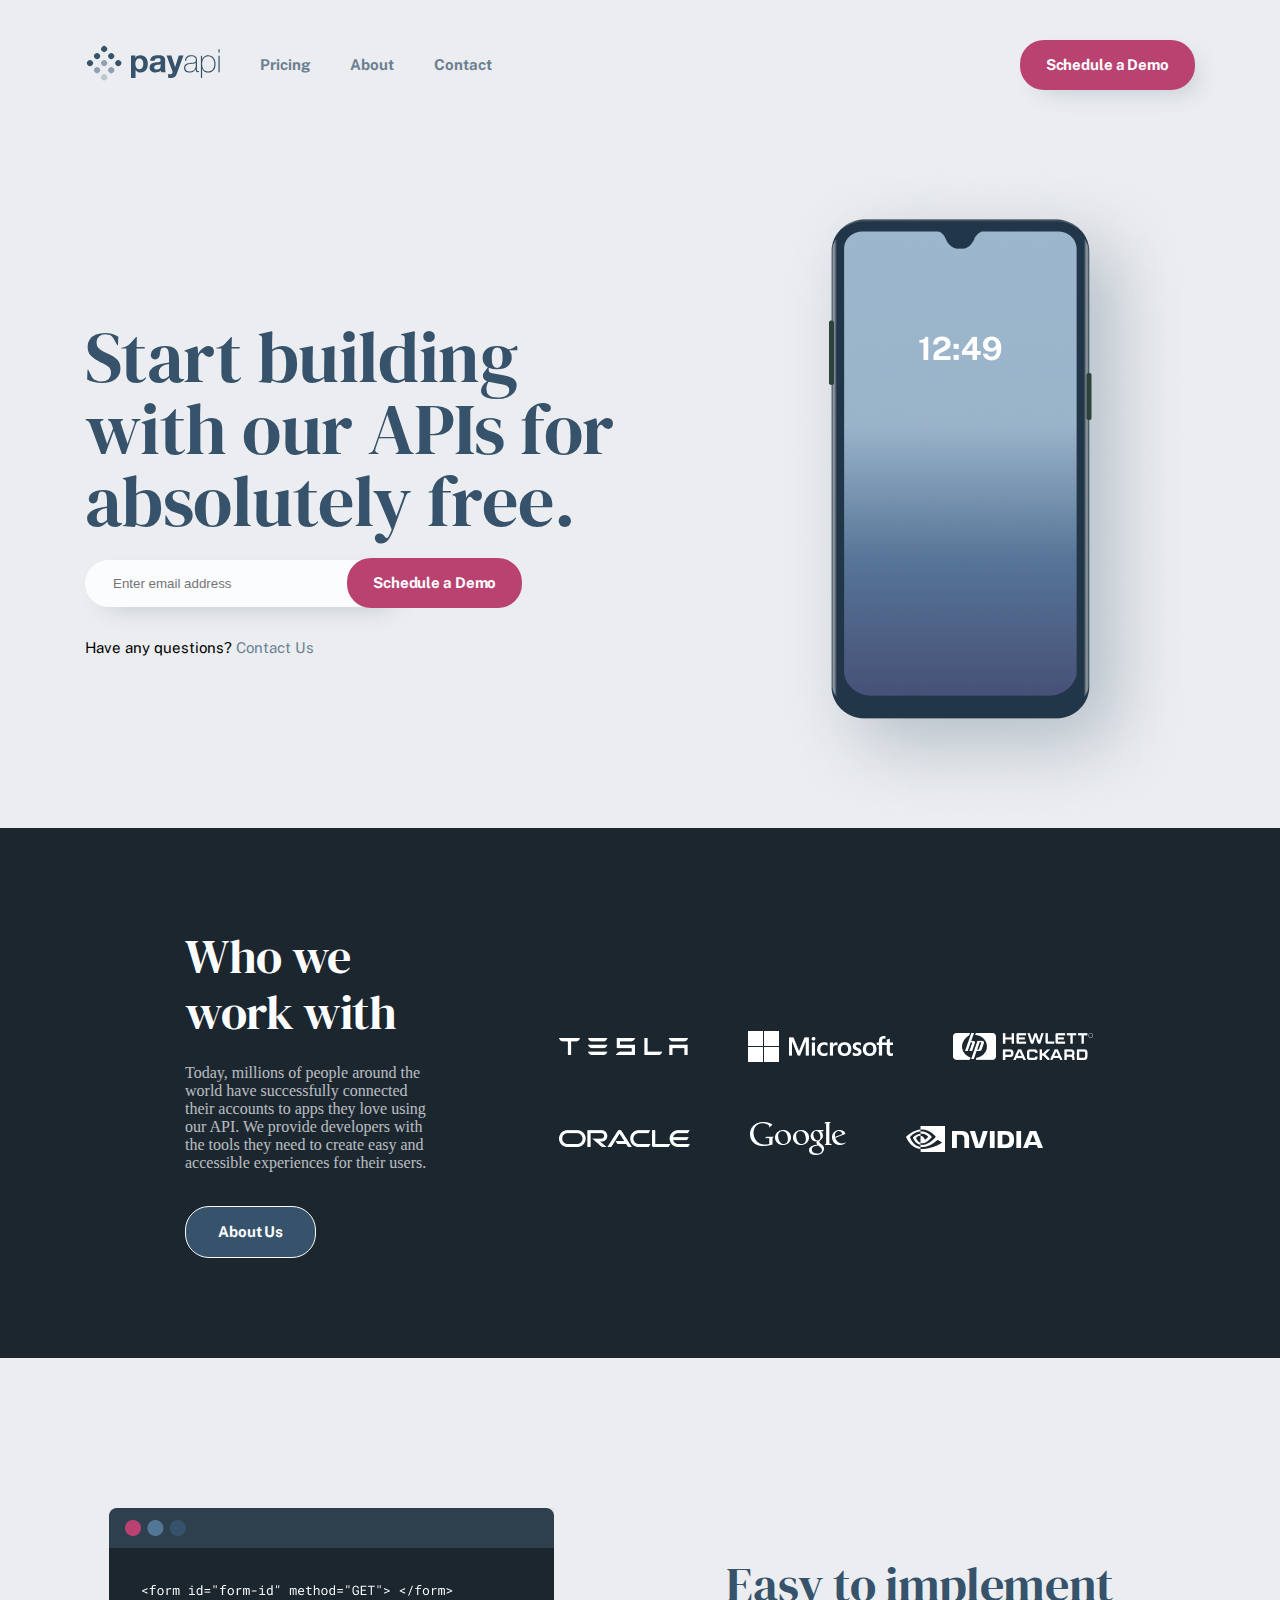
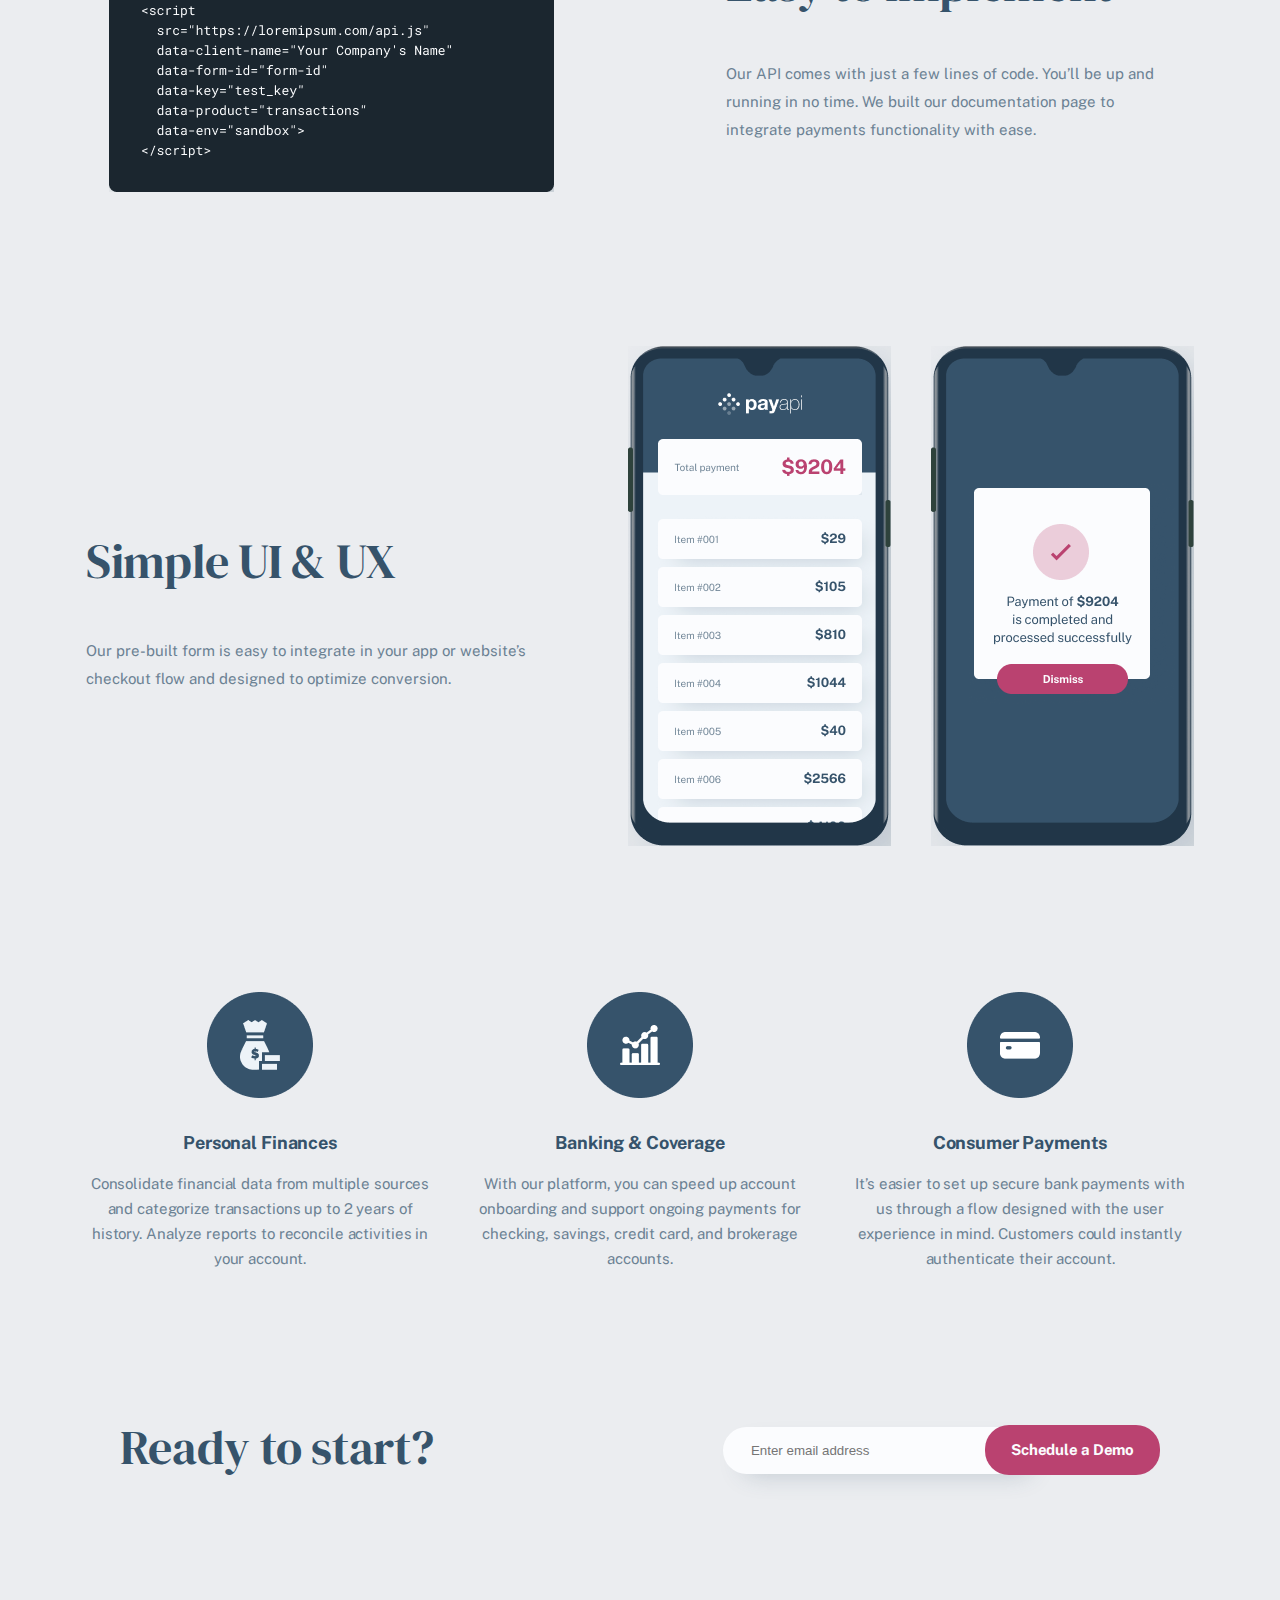
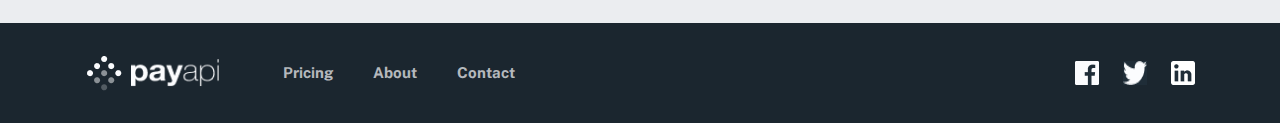
<file: index.html>
<!DOCTYPE html>
<html lang="uz">

<head>
    <meta charset="UTF-8">
    <meta http-equiv="X-UA-Compatible" content="IE=edge">
    <meta name="viewport" content="width=device-width, initial-scale=1.0">
    <link rel="stylesheet" href="./css/main.css">
    <title>Document</title>
</head>

<body>
    <div class="container">
        <div class="header">
            <div class="chap">
                <span class="span1"> <a href="./index.html"><img class="head__img" src="./img/Group 21.svg" alt=""></a></span>
                <div class="navbar"><a class="payapi-head" href="./pricing.html">Pricing</a>
                    <a class="payapi-head" href="./about.html">About</a>
                    <a class="payapi-head" href="./contact.html">Contact</a>
                </div>
            </div>
            <div class="ong">
                <a class="header-link" href="#">Schedule a Demo</a>
            </div>
            <button class="hamburger">
                <img src="./img/Group.svg" alt="">
            </button>
            <button class="close">
                <img src="./img/Combined Shape (5).png" alt="">
            </button>
        </div>
    </div>
    <div class="container">
        <div class="body">
            <div class="chap1">
                <b>Start building with our APIs for absolutely free.</b>
                <form>
                    <input type="text" placeholder="Enter email address">
                    <button class="btn">Schedule a Demo</button>
                </form>
                <p class="body-text">Have any questions? <span class="span2">Contact Us</span></p>
            </div>
            <div class="ong1">
                <img src="./img/iPhone-X-Mockup.png" alt="telefon picture">
            </div>
        </div>
    </div>
    <div class="body2">
        <div class="container body-container">
            <div class="chap2">
                <h1>Who we work with</h1>
                <p class="body-text2">Today, millions of people around the world have successfully connected their
                    accounts to apps they
                    love using our API. We provide developers with the tools they need to create easy and accessible
                    experiences for their users. </p>
                <button class="btn2">About Us</button>
            </div>
            <div class="ong2">
                <img src="./img/tesla.png" alt="tesla icon">
                <img src="./img/mikrosoft.png" alt="milrosoft icon">
                <img src="./img/hp.png" alt="hp icon">
                <img src="./img/oracle.png" alt="oracle icon">
                <img src="./img/google.png" alt="google icon">
                <img src="./img/nvidia.png" alt="nvidia icon">
            </div>
        </div>
    </div>
    <div class="container">
        <div class="body3">
            <div class="chap3">
                <img src="./img/Group 14.png" alt="icon">
            </div>
            <div class="ong3">
                <p class="body-text3">Easy to implement</p>
                <p class="body-text4">Our API comes with just a few lines of code. You’ll be up and running in no time.
                    We built our documentation page to integrate payments functionality with ease.</p>
            </div>
        </div>
    </div>
    <div class="container">
        <div class="body4">
            <div class="chap4">
                <p class="body-text5">Simple UI & UX</p>
                <p class="body-text6">Our pre-built form is easy to integrate in your app or website’s checkout flow and
                    designed to optimize conversion. </p>
            </div>
            <div class="ong4">
                <img src="./img/body tel 1.png" alt="telefon icon">
                <img src="./img/body  tel 2.png" alt="telefon icon">
            </div>
        </div>
    </div>
    <div class="container">
        <div class="body5">
            <div class="tanga">
                <img src="./img/tanga.png" alt="icon" width="106px" height="106px">
                <p class="body-text7">Personal Finances</p>
                <p class="body-text8">Consolidate financial data from multiple sources and categorize transactions up to
                    2 years of history. Analyze reports to reconcile activities in your account.</p>
            </div>
            <div class="statistika">
                <img src="./img/statistika.png" alt="icon" width="106px" height="106px">
                <p class="body-text9">Banking & Coverage</p>
                <p class="body-text10">With our platform, you can speed up account onboarding and support ongoing
                    payments for checking, savings, credit card, and brokerage accounts.</p>
            </div>
            <div class="hamyon">
                <img src="./img/hamyon.png" alt="icon">
                <p class="body-text11">Consumer Payments</p>
                <p class="body-text12">It’s easier to set up secure bank payments with us through a flow designed with
                    the user experience in mind. Customers could instantly authenticate their account.</p>
            </div>
        </div>
    </div>
    <div class="container">
        <div class="body6">
            <div class="chap5">
                <p class="body-text13">Ready to start?</p>
            </div>
            <div class="ong5">
                <form class="fform">
                    <input type="text" placeholder="Enter email address">
                    <button class="btn">Schedule a Demo</button>
                </form>
            </div>
        </div>
    </div>
    <div class="end">
        <div class="container end-container">
            <div class="chap6">
                <div class="endkk">
                    <div class="end-payapi-icon">
                        <img src="./img/icon end.png" alt="payapi icon" width="38px" height="38px">
                        <img src="./img/payapi end.png" alt="payapi icon" width="88px" height="28">
                    </div>
                    <div class="end-link">
                        <a class="end-link" href="./pricing.html">Pricing</a>
                        <a class="end-link" href="./about.html">About</a>
                        <a class="end-link" href="./">Contact</a>
                    </div>
                </div>
                <div class="end-img">
                    <img src="./img/facebook.png" alt="facebook icon">
                    <img src="./img/twitter.png" alt="twitter icon">
                    <img src="./img/in.png" alt="in icon">
                </div>
            </div>
        </div>
    </div>
</body>

</html>
</file>
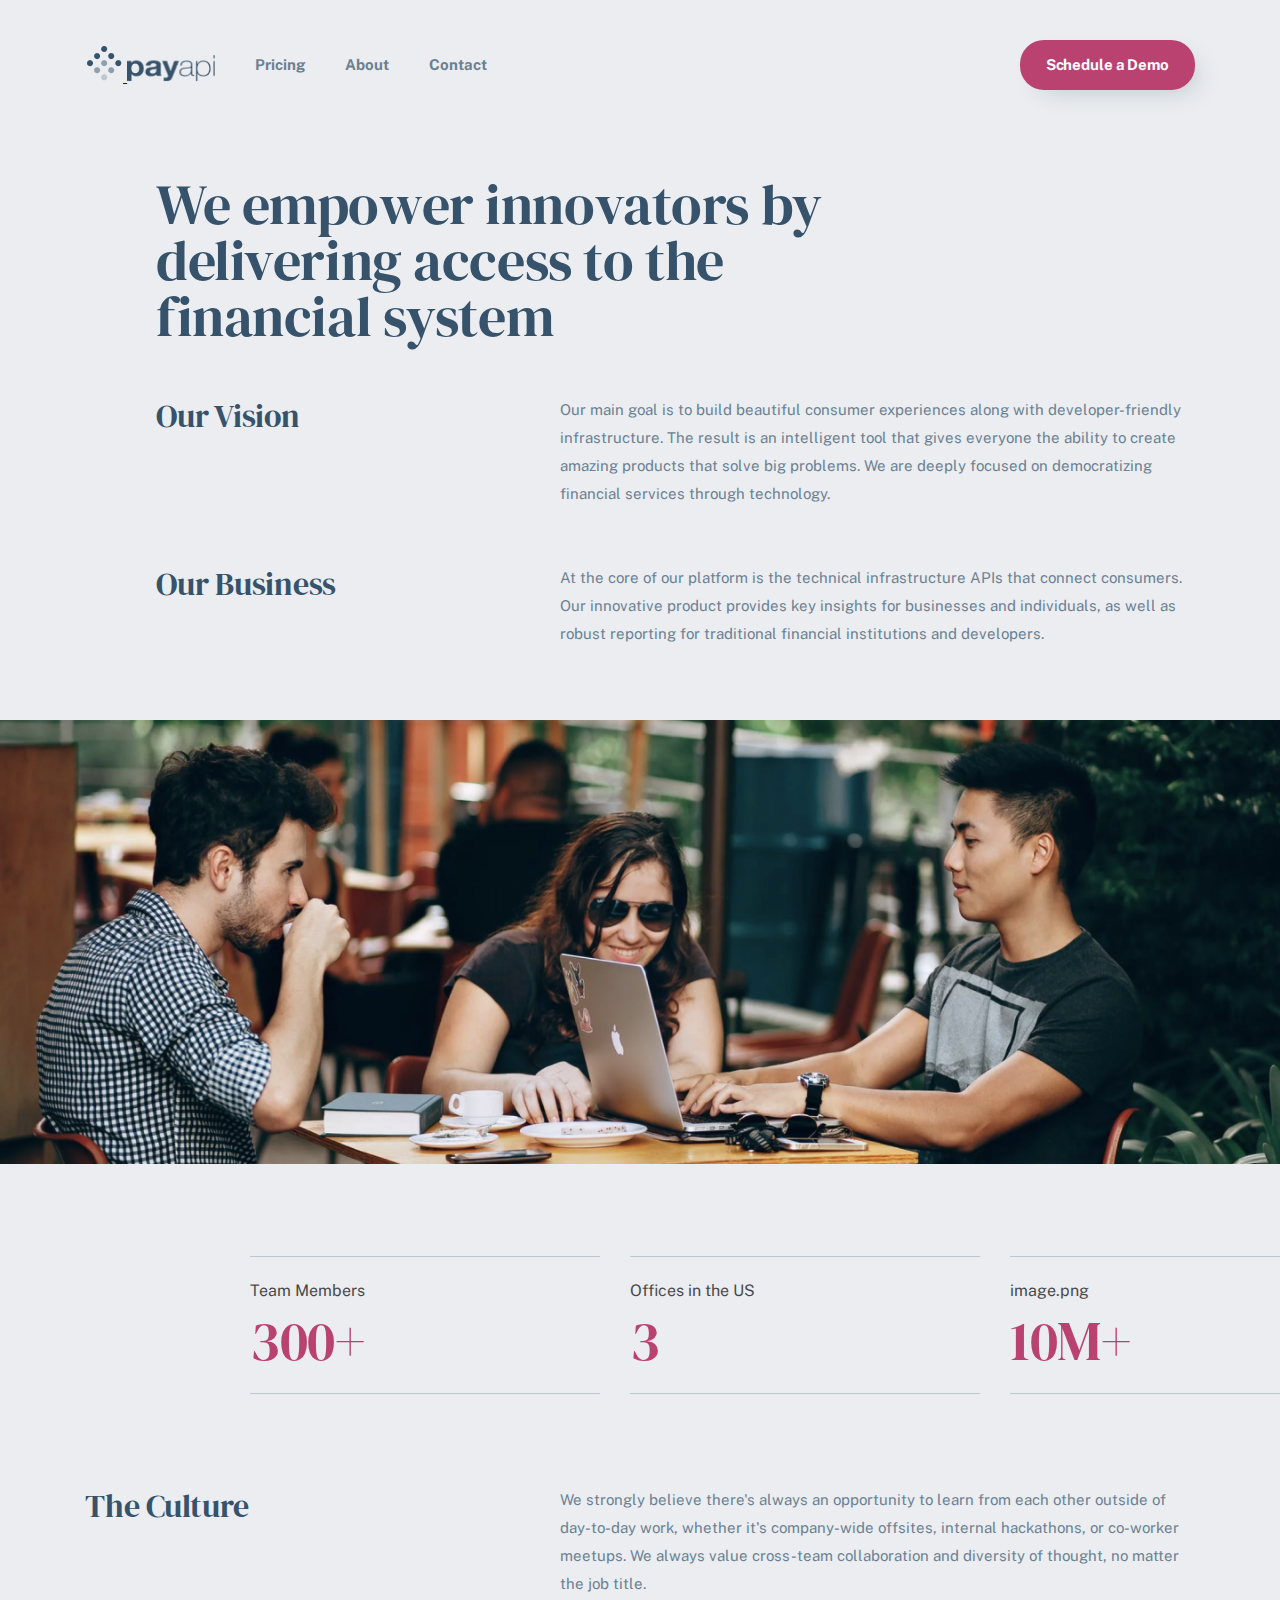
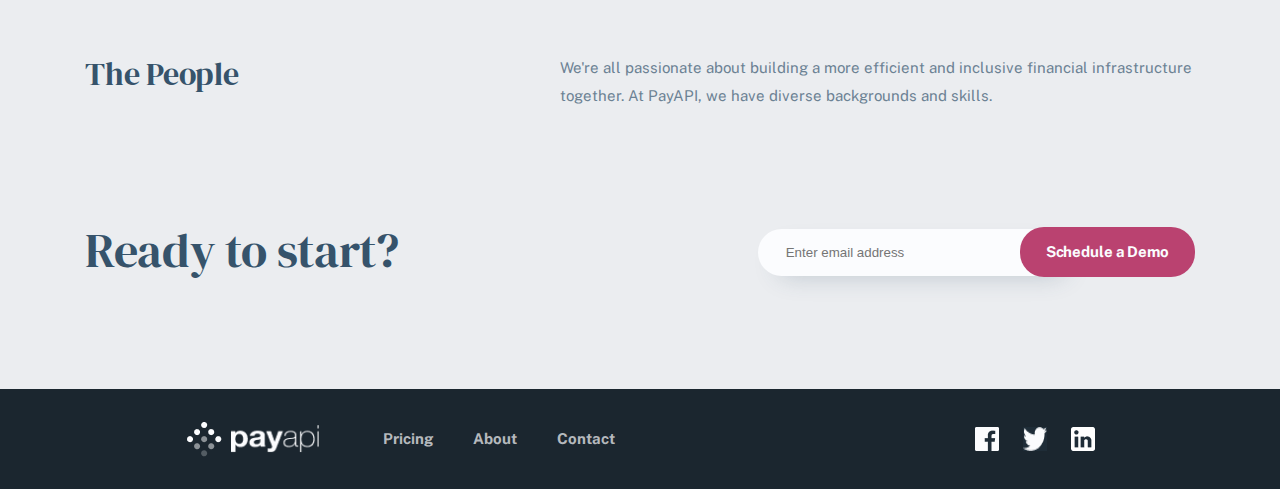
<file: about.html>
<!DOCTYPE html>
<html lang="en">

<head>
    <meta charset="UTF-8">
    <meta http-equiv="X-UA-Compatible" content="IE=edge">
    <meta name="viewport" content="width=device-width, initial-scale=1.0">
    <link rel="stylesheet" href="./css/main.css">
    <title>Document</title>
</head>

<body>
    <div class="container">
        <div class="header">
            <div class="chap">
                <span class="span1"><a href="./index.html"><img src="./img/Group 3.png" alt="group icon" width="38px"
                            height="38px">
                        <img src="./img/payapi.png" alt="payapi logo" width="88px" height="27px"></a>
                </span>
                <a class="payapi-head" href="./pricing.html">Pricing</a>
                <a class="payapi-head" href="./about.html">About</a>
                <a class="payapi-head" href="./contact.html">Contact</a>
            </div>
            <div class="ong">
                <a class="header-link" href="#">Schedule a Demo</a>
            </div>
        </div>
    </div>
    <div class="container">
        <p class="body__text25">We empower innovators
            by delivering access to the financial system</p>
    </div>
    <div class="container">
        <div class="body11">
            <div class="chap10">
                <p class="body__text26">Our Vision</p>
                <p class="body__text27">Our main goal is to build beautiful consumer experiences along with
                    developer-friendly infrastructure. The result is an intelligent tool that gives everyone the ability
                    to create amazing products that solve big problems. We are deeply focused on democratizing financial
                    services through technology.</p>
            </div>
            <div class="ong10">
                <p class="body__text28">Our Business</p>
                <p class="body__text29">At the core of our platform is the technical infrastructure APIs that connect
                    consumers. Our innovative product provides key insights for businesses and individuals, as well as
                    robust reporting for traditional financial institutions and developers.</p>
            </div>
        </div>
    </div>
    <img class="big-img" src="./img/Bitmap.png" alt="mans">
    </div>
    <div class="container">
        <div class="body13">
            <div class="ong11">
                <span class="spanmm"></span>
                <p class="body__text30">Team Members</p>
                <p class="body__text31">300+</p>
                <span class="spanmm"></span>
            </div>
            <div class="orta11">
                <span class="spanmm"></span>
                <p class="body__text32">Offices in the US</p>
                <p class="body__text33">3</p>
                <span class="spanmm"></span>
            </div>
            <div class="ong11">
                <span class="spanmm"></span>
                <p class="body__text34">image.png</p>
                <p class="body__text35">10M+</p>
                <span class="spanmm"></span>
            </div>
        </div>
    </div>
    <div class="container">
        <div class="body14">
            <div class="chap12">
                <p class="body__text36">The Culture</p>
                <p class="body__text37">We strongly believe there's always an opportunity to learn from each other
                    outside of day-to-day work, whether it's company-wide offsites, internal hackathons, or co-worker
                    meetups. We always value cross-team collaboration and diversity of thought, no matter the job title.
                </p>
            </div>
            <div class="ong12">
                <p class="body__text38">The People</p>
                <p class="body__text39">We're all passionate about building a more efficient and inclusive financial
                    infrastructure together. At PayAPI, we have diverse backgrounds and skills.</p>
            </div>
        </div>
    </div>
    <div class="container">
        <div class="body10">
            <div class="chap8">
                <p class="body-text23">Ready to start?</p>
            </div>
            <div class="ong8">
                <form>
                    <input type="text" placeholder="Enter email address">
                    <button class="btn">Schedule a Demo</button>
                </form>
            </div>
        </div>
    </div>
    <div class="futer">
        <div class="container futer-container">
            <div class="chap9">
                <div class="pr__end">
                    <div class="end-payapi-icon">
                        <img src="./img/icon end.png" alt="payapi icon" width="38px" height="38px">
                        <img src="./img/payapi end.png" alt="payapi icon" width="88px" height="28">
                    </div>
                    <div class="pr__link">
                        <a class="end-link" href="./pricing.html">Pricing</a>
                        <a class="end-link" href="./about.html">About</a>
                        <a class="end-link" href="./contact.html">Contact</a>
                    </div>
                </div>
                <div class="pr__img">
                    <img src="./img/facebook.png" alt="facebook icon" width="24" height="24">
                    <img src="./img/twitter.png" alt="twitter icon" width="24" height="24">
                    <img src="./img/in.png" alt="in icon" width="24" height="24">
                </div>
            </div>
        </div>
    </div>


</body>

</html>
</file>
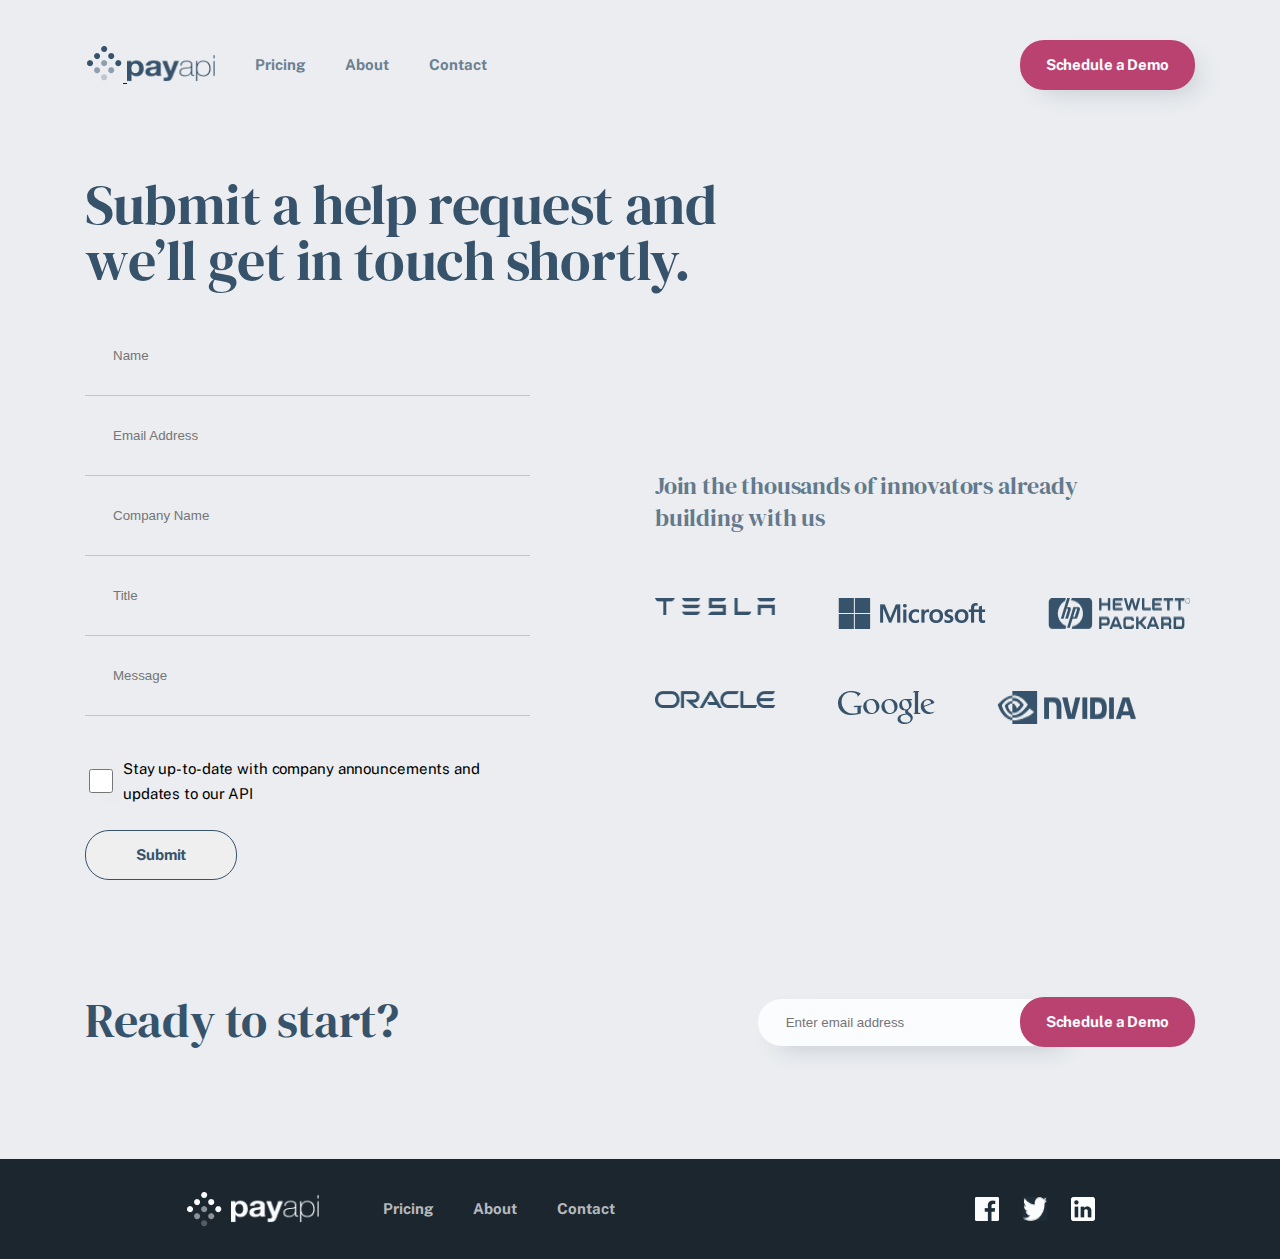
<file: contact.html>
<!DOCTYPE html>
<html lang="en">

<head>
    <meta charset="UTF-8">
    <meta http-equiv="X-UA-Compatible" content="IE=edge">
    <meta name="viewport" content="width=device-width, initial-scale=1.0">
    <link rel="stylesheet" href="./css/main.css">
    <title>Contact</title>
</head>

<body>
    <div class="container">
        <div class="header">
            <div class="chap">
                <span class="span1"> <a href="./index.html"><img src="./img/Group 3.png" alt="group icon" width="38px"
                            height="38px">
                        <img src="./img/payapi.png" alt="payapi logo" width="88px" height="27px"></a>
                </span>
                <a class="payapi-head" href="./pricing.html">Pricing</a>
                <a class="payapi-head" href="./about.html">About</a>
                <a class="payapi-head" href="./contact.html">Contact</a>
            </div>
            <div class="ong">
                <a class="header-link" href="#">Schedule a Demo</a>
            </div>
        </div>
    </div>
    <div class="container">
        <p class="body__text40">Submit a help request and
            we’ll get in touch shortly.</p>
    </div>
    <div class="container contact-container">
        <div class="chap14">
            <form class="formm1">
                <input class="inputt1" type="text" placeholder="Name">
                <span class="sspan"></span>
                <input class="inputt1" type="text" placeholder="Email Address">
                <span class="sspan"></span>
                <input class="inputt1" type="text" placeholder="Company Name">
                <span class="sspan"></span>
                <input class="inputt1" type="text" placeholder="Title">
                <span class="sspan"></span>
                <input class="inputt1" type="text" placeholder="Message">
                <span class="sspan"></span>
            </form>
            <form>
                <div class="inputc">
                    <input class="cch" type="checkbox">
                    <p class="body__text41">Stay up-to-date with company announcements and updates to our API</p>
                </div>
            </form>
            <button class="bttn">Submit</button>
        </div>
        <div class="ong14">
            <p class="body__text42">Join the thousands of innovators already building with us</p>
            <span class="immg"><img src="./img/tesla1.png" alt="tesla icon" width="121px" height="17px">
                <img src="./img/mikr1.png" alt="mikrosoft icon">
                <img src="./img/hp1.png" alt="hp icon">
                <img src="./img/Shape (1).png" alt="oracle icon" width="121px" height="17pxv">
                <img src="./img/gogl1.png" alt="google icon">
                <img src="./img/nvidia1.png" alt="nvidia icon">
            </span>
        </div>
    </div>
    <div class="container">
        <div class="body10">
            <div class="chap8">
                <p class="body-text23">Ready to start?</p>
            </div>
            <div class="ong8">
                <form>
                    <input type="text" placeholder="Enter email address">
                    <button class="btn">Schedule a Demo</button>
                </form>
            </div>
        </div>
    </div>
    <div class="futer">
        <div class="container futer-container">
            <div class="chap9">
                <div class="pr__end">
                    <div class="end-payapi-icon">
                        <img src="./img/icon end.png" alt="payapi icon" width="38px" height="38px">
                        <img src="./img/payapi end.png" alt="payapi icon" width="88px" height="28">
                    </div>
                    <div class="pr__link">
                        <a class="end-link" href="./pricing.html">Pricing</a>
                        <a class="end-link" href="./about.html">About</a>
                        <a class="end-link" href="./contact.html">Contact</a>
                    </div>
                </div>
                <div class="pr__img">
                    <img src="./img/facebook.png" alt="facebook icon" width="24" height="24">
                    <img src="./img/twitter.png" alt="twitter icon" width="24" height="24">
                    <img src="./img/in.png" alt="in icon" width="24" height="24">
                </div>
            </div>
        </div>
    </div>



</body>

</html>
</file>
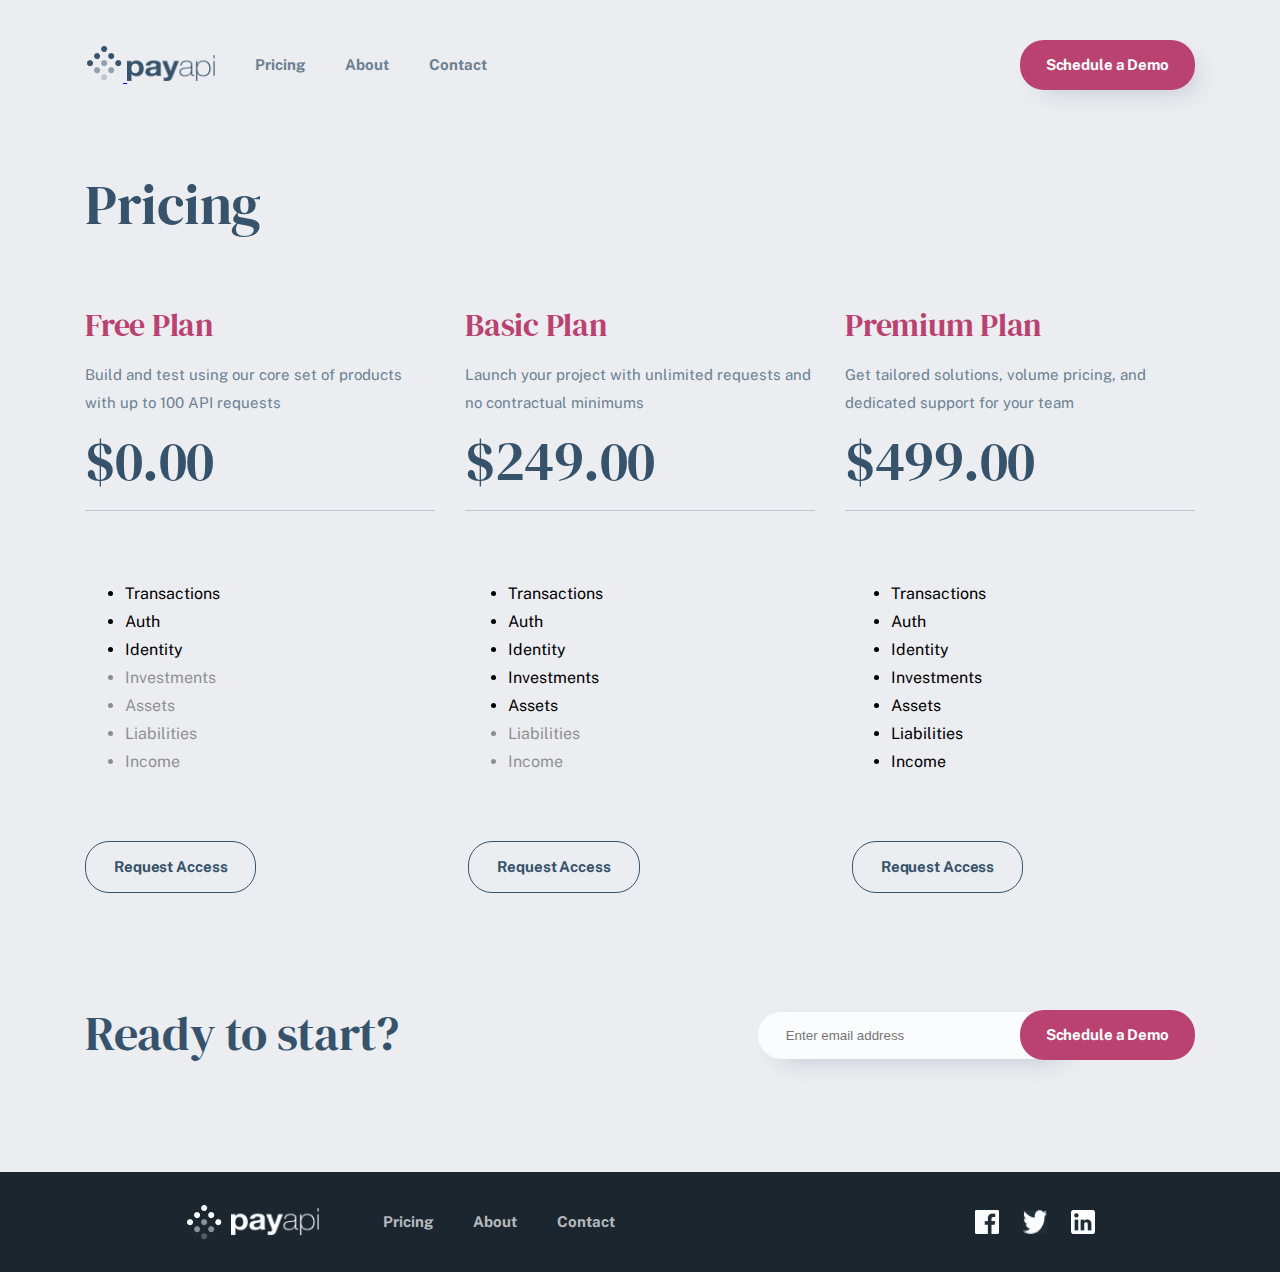
<file: pricing.html>
<!DOCTYPE html>
<html lang="en">

<head>
    <meta charset="UTF-8">
    <meta http-equiv="X-UA-Compatible" content="IE=edge">
    <meta name="viewport" content="width=device-width, initial-scale=1.0">
    <link rel="stylesheet" href="./css/main.css">
    <title>Document</title>
</head>

<body>
    <div class="container">
        <div class="header">
            <div class="chap">
                <span class="span1"><a href="./index.html"><img src="./img/Group 3.png" alt="group icon" width="38px" height="38px">
                    <img src="./img/payapi.png" alt="payapi logo" width="88px" height="27px"></a>
                </span>
                <a class="payapi-head" href="./pricing.html">Pricing</a>
                <a class="payapi-head" href="./about.html">About</a>
                <a class="payapi-head" href="./contact.html">Contact</a>
            </div>
            <div class="ong">
                <a class="header-link" href="#">Schedule a Demo</a>
            </div>
        </div>
    </div>
    <div class="container">
        <h1 class="h1-1">Pricing</h1>
        <div class="body7">
            <div class="chap7">
                <p class="body-text14">Free Plan</p>
                <p class="body-text15">Build and test using our core set of products with up to 100 API requests </p>
                <p class="body-text16">$0.00</p>
                <span class="spanm"></span>
            </div>
            <div class="orta">
                <p class="body-text17">Basic Plan</p>
                <p class="body-text18">Launch your project with unlimited requests and no contractual minimums</p>
                <p class="body-text19">$249.00</p>
                <span class="spanm"></span>
            </div>
            <div class="ong7">
                <p class="body-text20">Premium Plan</p>
                <p class="body-text21">Get tailored solutions, volume pricing, and dedicated support for your team </p>
                <p class="body-text22">$499.00</p>
                <span class="spanm"></span>
            </div>
        </div>
    </div>
    <div class="container">
        <div class="body8">
            <ul class="ull">
                <li>Transactions</li>
                <li>Auth</li>
                <li>Identity</li>
                <span class="spannn">
                    <li>Investments</li>
                    <li>Assets</li>
                    <li>Liabilities</li>
                    <li>Income</li>
                </span>
            </ul>
            <ul class="ull">
                <li>Transactions</li>
                <li>Auth</li>
                <li>Identity</li>
                <li>Investments</li>
                <li>Assets</li>
                <span class="spannn">
                    <li>Liabilities</li>
                    <li>Income</li>
                </span>
            </ul>
            <ul class="ull">
                <li>Transactions</li>
                <li>Auth</li>
                <li>Identity</li>
                <li>Investments</li>
                <li>Assets</li>
                <li>Liabilities</li>
                <li>Income</li>
            </ul>
        </div>
    </div>
    <div class="container">
        <div class="body9">
            <button class="btnn">Request Access</button>
            <button class="btnn">Request Access</button>
            <button class="btnn">Request Access</button>
        </div>
    </div>
    <div class="container">
        <div class="body10">
            <div class="chap8">
                <p class="body-text23">Ready to start?</p>
            </div>
            <div class="ong8">
                <form>
                    <input type="text" placeholder="Enter email address">
                    <button class="btn">Schedule a Demo</button>
                </form>
            </div>
        </div>
    </div>
    <div class="futer">
        <div class="container futer-container">
            <div class="chap9">
                <div class="pr__end">
                    <div class="end-payapi-icon">
                        <img src="./img/icon end.png" alt="payapi icon" width="38px" height="38px">
                        <img src="./img/payapi end.png" alt="payapi icon" width="88px" height="28">
                    </div>
                    <div class="pr__link">
                        <a class="end-link" href="./pricing.html">Pricing</a>
                        <a class="end-link" href="./about.html">About</a>
                        <a class="end-link" href="./contact.html">Contact</a>
                    </div>
                </div>
                <div class="pr__img">
                    <img src="./img/facebook.png" alt="facebook icon" width="24" height="24">
                    <img src="./img/twitter.png" alt="twitter icon" width="24" height="24" >
                    <img src="./img/in.png" alt="in icon"  width="24" height="24">
                </div>
            </div>
        </div>
    </div>

</body>

</html>
</file>
<file: css/main.css>
/* public-sans-100 - latin */
@font-face {
    font-family: 'Public Sans';
    font-style: normal;
    font-weight: 100;
    src: local(''),
        url('../fonts/public-sans-v14-latin-100.woff2') format('woff2'),
        /* Chrome 26+, Opera 23+, Firefox 39+ */
        url('../fonts/public-sans-v14-latin-100.woff') format('woff');
    /* Chrome 6+, Firefox 3.6+, IE 9+, Safari 5.1+ */
}

/* public-sans-200 - latin */
@font-face {
    font-family: 'Public Sans';
    font-style: normal;
    font-weight: 200;
    src: local(''),
        url('../fonts/public-sans-v14-latin-200.woff2') format('woff2'),
        /* Chrome 26+, Opera 23+, Firefox 39+ */
        url('../fonts/public-sans-v14-latin-200.woff') format('woff');
    /* Chrome 6+, Firefox 3.6+, IE 9+, Safari 5.1+ */
}

/* public-sans-300 - latin */
@font-face {
    font-family: 'Public Sans';
    font-style: normal;
    font-weight: 300;
    src: local(''),
        url('../fonts/public-sans-v14-latin-300.woff2') format('woff2'),
        /* Chrome 26+, Opera 23+, Firefox 39+ */
        url('../fonts/public-sans-v14-latin-300.woff') format('woff');
    /* Chrome 6+, Firefox 3.6+, IE 9+, Safari 5.1+ */
}

/* public-sans-regular - latin */
@font-face {
    font-family: 'Public Sans';
    font-style: normal;
    font-weight: 400;
    src: local(''),
        url('../fonts/public-sans-v14-latin-regular.woff2') format('woff2'),
        /* Chrome 26+, Opera 23+, Firefox 39+ */
        url('../fonts/public-sans-v14-latin-regular.woff') format('woff');
    /* Chrome 6+, Firefox 3.6+, IE 9+, Safari 5.1+ */
}

/* public-sans-500 - latin */
@font-face {
    font-family: 'Public Sans';
    font-style: normal;
    font-weight: 500;
    src: local(''),
        url('../fonts/public-sans-v14-latin-500.woff2') format('woff2'),
        /* Chrome 26+, Opera 23+, Firefox 39+ */
        url('../fonts/public-sans-v14-latin-500.woff') format('woff');
    /* Chrome 6+, Firefox 3.6+, IE 9+, Safari 5.1+ */
}

/* public-sans-700 - latin */
@font-face {
    font-family: 'Public Sans';
    font-style: normal;
    font-weight: 700;
    src: local(''),
        url('../fonts/public-sans-v14-latin-700.woff2') format('woff2'),
        /* Chrome 26+, Opera 23+, Firefox 39+ */
        url('../fonts/public-sans-v14-latin-700.woff') format('woff');
    /* Chrome 6+, Firefox 3.6+, IE 9+, Safari 5.1+ */
}

/* public-sans-600 - latin */
@font-face {
    font-family: 'Public Sans';
    font-style: normal;
    font-weight: 600;
    src: local(''),
        url('../fonts/public-sans-v14-latin-600.woff2') format('woff2'),
        /* Chrome 26+, Opera 23+, Firefox 39+ */
        url('../fonts/public-sans-v14-latin-600.woff') format('woff');
    /* Chrome 6+, Firefox 3.6+, IE 9+, Safari 5.1+ */
}

/* public-sans-800 - latin */
@font-face {
    font-family: 'Public Sans';
    font-style: normal;
    font-weight: 800;
    src: local(''),
        url('../fonts/public-sans-v14-latin-800.woff2') format('woff2'),
        /* Chrome 26+, Opera 23+, Firefox 39+ */
        url('../fonts/public-sans-v14-latin-800.woff') format('woff');
    /* Chrome 6+, Firefox 3.6+, IE 9+, Safari 5.1+ */
}

/* public-sans-900 - latin */
@font-face {
    font-family: 'Public Sans';
    font-style: normal;
    font-weight: 900;
    src: local(''),
        url('../fonts/public-sans-v14-latin-900.woff2') format('woff2'),
        /* Chrome 26+, Opera 23+, Firefox 39+ */
        url('../fonts/public-sans-v14-latin-900.woff') format('woff');
    /* Chrome 6+, Firefox 3.6+, IE 9+, Safari 5.1+ */
}

/* dm-serif-display-regular - latin */
@font-face {
    font-family: 'DM Serif Display';
    font-style: normal;
    font-weight: 400;
    src: local(''),
         url('../fonts/dm-serif-display-v10-latin-regular.woff2') format('woff2'), /* Chrome 26+, Opera 23+, Firefox 39+ */
         url('../fonts/dm-serif-display-v10-latin-regular.woff') format('woff'); /* Chrome 6+, Firefox 3.6+, IE 9+, Safari 5.1+ */
  }
  /* dm-serif-display-italic - latin */
  @font-face {
    font-family: 'DM Serif Display';
    font-style: italic;
    font-weight: 400;
    src: local(''),
         url('../fonts/dm-serif-display-v10-latin-italic.woff2') format('woff2'), /* Chrome 26+, Opera 23+, Firefox 39+ */
         url('../fonts/dm-serif-display-v10-latin-italic.woff') format('woff'); /* Chrome 6+, Firefox 3.6+, IE 9+, Safari 5.1+ */
  }

.container {
    max-width: 1110px;
    padding: 0 20px;
    margin: 0 auto;
}

body {

    background: rgba(54, 83, 107, 0.1);
    margin: 0;
}

.chap {
    display: flex;
    gap: 40px;
    align-items: center;

}

.ong {
    display: flex;
    align-items: center;
}

.header {
    display: flex;
    justify-content: space-between;
    align-items: center;

    margin: 0;
    margin-top: 40px;
}

.payapi-head {
    font-family: Public Sans;
    font-size: 15px;
    font-weight: 700;
    line-height: 18px;
    letter-spacing: 0px;
    text-align: left;
    list-style: none;
    margin: 0;
    display: flex;
    opacity: 0.7;
    text-decoration: none;
    color: #36536B;

}

.navbar {
    display: flex;
    gap: 40px;
    align-items: center;
}

.header-link {
    text-decoration: none;
    padding: 16px 26px;
    background: #BA4270;
    box-shadow: 10px 10px 25px -10px rgba(54, 83, 107, 0.25);
    border-radius: 24px;
    color: #FBFCFE;
    font-family: Public Sans;
    font-size: 15px;
    font-weight: 700;
    line-height: 18px;
    letter-spacing: -0.11538461595773697px;
    text-align: left;

}

.span1 {
    display: flex;
    gap: 9px;
    align-items: center;

}

b {
    font-family: DM Serif Display;
    font-size: 72px;
    font-weight: 400;
    line-height: 72px;
    letter-spacing: -0.5538461804389954px;
    text-align: left;
    max-width: 546px;
    display: inline-block;
    color: #36536B;

}

.body {
    display: flex;
    justify-content: space-between;
    margin-top: 74px;
    align-items: center;

}

input {
    max-width: 445px;
    padding: 16px 103px 16px 28px;
    border-radius: 24px;
    background: #FBFCFE;
    box-shadow: 10px 10px 25px -10px rgba(54, 83, 107, 0.25);
    border: none;
    margin-right: -50px;
}


.btn {
    background: #BA4270;
    border-radius: 24px;
    padding: 16px 26px;
    font-family: Public Sans;
    font-size: 15px;
    font-weight: 700;
    line-height: 18px;
    letter-spacing: -0.11538461595773697px;
    text-align: left;
    color: #FBFCFE;
    border: none;
    margin: 0;
    margin-top: 21px;
    margin-bottom: 16px;
    transition: 0.5s;

}

.btn:hover {
    transform: translateX(10px);
    background: #36536B;
    ;
}

.body-text {
    font-family: Public Sans;
    font-size: 15px;
    font-weight: 700;
    line-height: 18px;
    letter-spacing: 0px;
    text-align: left;

    font-family: Public Sans;
    font-size: 15px;
    font-weight: 400;
    line-height: 18px;
    letter-spacing: 0px;
    text-align: left;

}

.span2 {
    color: rgba(108, 130, 148, 1);
}

.body2 {
    background: #1B262F;
    padding: 100px 165px;
    display: flex;

}

h1 {
    font-family: DM Serif Display;
    font-size: 48px;
    font-weight: 400;
    line-height: 56px;
    letter-spacing: -0.3692307770252228px;
    text-align: left;
    color: #FBFCFE;
    margin: 0;


}

.body-text2 {
    max-width: 445px;
    color: #FBFCFE;
    opacity: 0.7;
    margin: 0;
    margin-top: 24px;
    margin-bottom: 34px;

}

.btn2 {
    padding: 16px 32px;
    background: #36536B;
    font-family: Public Sans;
    font-size: 15px;
    font-weight: 700;
    line-height: 18px;
    letter-spacing: -0.11538461595773697px;
    text-align: center;
    border: 1px solid #FBFCFE;
    border-radius: 24px;
    color: #FBFCFE;


}

.ong2 {
    max-width: 536px;
    display: flex;
    flex-wrap: wrap;
    gap: 60px;
    align-items: center;
}

.body-container {
    display: flex;
    align-items: center;
    gap: 132px;
}

.body3 {
    display: flex;
    justify-content: space-around;
    gap: 125px;
    margin: 0;
    margin-top: 150px;

}

.body-text3 {
    font-family: DM Serif Display;
    font-size: 48px;
    font-weight: 400;
    line-height: 56px;
    letter-spacing: -0.3692307770252228px;
    text-align: left;
    color: #36536B;

}

.body-text4 {
    font-family: Public Sans;
    font-size: 15px;
    font-weight: 400;
    line-height: 28px;
    letter-spacing: 0px;
    text-align: left;
    color: #6C8294;
    max-width: 445px;

}

.body4 {
    display: flex;
    justify-content: space-around;
    align-items: center;
    margin: 0;
    margin-top: 150px;
    gap: 95px;
}

.ong4 {
    display: flex;
    gap: 40px;
}

.body-text5 {
    font-family: DM Serif Display;
    font-size: 48px;
    font-weight: 400;
    line-height: 56px;
    letter-spacing: -0.3692307770252228px;
    text-align: left;
    color: #36536B;
}

.body-text6 {
    font-family: Public Sans;
    font-size: 15px;
    font-weight: 400;
    line-height: 28px;
    letter-spacing: 0px;
    text-align: left;
    max-width: 445px;
    color: #6C8294;
}

.body5 {
    display: flex;
    align-items: center;
    gap: 30px;
    margin: 0;
    margin-top: 146px;

}

.tanga {
    display: flex;
    flex-direction: column;
    align-items: center;
}

.body-text7 {
    font-family: Public Sans;
    font-size: 18px;
    font-weight: 700;
    line-height: 25px;
    letter-spacing: -0.13846154510974884px;
    text-align: center;
    color: #36536B;
    margin: 0;
    margin-top: 32px;
    margin-bottom: 16px;
}

.body-text8 {
    font-family: Public Sans;
    font-size: 15px;
    font-weight: 400;
    line-height: 25px;
    letter-spacing: -0.11538461595773697px;
    text-align: center;
    margin: 0;
    color: #6C8294;
    max-width: 350px;
}

.statistika {
    display: flex;
    flex-direction: column;
    align-items: center;
}

.body-text9 {
    font-family: Public Sans;
    font-size: 18px;
    font-weight: 700;
    line-height: 25px;
    letter-spacing: -0.13846154510974884px;
    text-align: center;
    margin: 0;
    margin-top: 32px;
    margin-bottom: 16px;
    color: #36536B;

}

.body-text10 {
    font-family: Public Sans;
    font-size: 15px;
    font-weight: 400;
    line-height: 25px;
    letter-spacing: -0.11538461595773697px;
    text-align: center;
    max-width: 350px;
    margin: 0;
    color: #6C8294;

}

.hamyon {
    display: flex;
    flex-direction: column;
    align-items: center;
}

.body-text11 {
    font-family: Public Sans;
    font-size: 18px;
    font-weight: 700;
    line-height: 25px;
    letter-spacing: -0.13846154510974884px;
    text-align: center;
    margin: 0;
    color: #36536B;
    margin-top: 32px;
    margin-bottom: 16px;
}

.body-text12 {
    font-family: Public Sans;
    font-size: 15px;
    font-weight: 400;
    line-height: 25px;
    letter-spacing: -0.11538461595773697px;
    text-align: center;
    max-width: 350px;
    color: #6C8294;
    margin: 0;
}

.body6 {
    display: flex;
    justify-content: space-around;
    align-items: center;
    gap: 220px;
    margin: 0;
    margin-top: 100px;
}

.body-text13 {
    font-family: DM Serif Display;
    font-size: 48px;
    font-weight: 400;
    line-height: 56px;
    letter-spacing: -0.3692307770252228px;
    text-align: left;
    color: #36536B;


}

.end {
    background: #1B262F;
    padding: 0;
    margin: 0;
    padding: 31px 39px;
    margin-top: 100px;
}

.end-payapi-icon {
    display: flex;
    align-items: center;
    gap: 8px;
}

.end-link {
    font-family: Public Sans;
    font-size: 15px;
    font-weight: 700;
    line-height: 18px;
    letter-spacing: 0px;
    text-align: left;
    color: rgba(251, 252, 254, 0.7);
    text-decoration: none;
    display: flex;
    gap: 40px;
    margin: 0;


}

.chap6 {
    display: flex;
    align-items: center;
    justify-content: space-between;
    gap: 1;
}

.endkk {
    display: flex;
    gap: 64px;
    align-items: center;
}

.end-img {
    display: flex;
    gap: 24px;
}

.h1-1 {
    font-family: DM Serif Display;
    font-size: 56px;
    font-weight: 400;
    line-height: 56px;
    letter-spacing: -0.4307692348957062px;
    text-align: left;
    color: #36536B;
    margin: 0;
    margin-top: 87px;
}

.body7 {
    display: flex;
    justify-content: space-between;
    align-items: center;
    gap: 30px;
    margin-top: 72px;
}

.body-text14 {
    font-family: DM Serif Display;
    font-size: 32px;
    font-weight: 400;
    line-height: 40px;
    letter-spacing: -0.2461538463830948px;
    text-align: left;
    color: #BA4270;
    margin: 0;
}

.body-text15 {
    font-family: Public Sans;
    font-size: 15px;
    font-weight: 400;
    line-height: 28px;
    letter-spacing: 0px;
    text-align: left;
    max-width: 350px;
    color: #6C8294;
    margin: 0;
    padding: 0;
    padding-top: 16px;
    padding-bottom: 8px;
}

.body-text16 {
    font-family: DM Serif Display;
    font-size: 56px;
    font-weight: 400;
    line-height: 72px;
    letter-spacing: -0.4307692348957062px;
    text-align: left;
    color: #36536B;
    margin: 0;

}

.body-text17 {
    font-family: DM Serif Display;
    font-size: 32px;
    font-weight: 400;
    line-height: 40px;
    letter-spacing: -0.2461538463830948px;
    text-align: left;
    color: #BA4270;
    margin: 0;
}

.body-text18 {
    font-family: Public Sans;
    font-size: 15px;
    font-weight: 400;
    line-height: 28px;
    letter-spacing: 0px;
    text-align: left;
    max-width: 350px;
    color: #6C8294;
    margin: 0;
    padding: 0;
    padding-top: 16px;
    padding-bottom: 8px;
}

.body-text19 {
    font-family: DM Serif Display;
    font-size: 56px;
    font-weight: 400;
    line-height: 72px;
    letter-spacing: -0.4307692348957062px;
    text-align: left;
    color: #36536B;
    margin: 0;

}

.body-text20 {
    font-family: DM Serif Display;
    font-size: 32px;
    font-weight: 400;
    line-height: 40px;
    letter-spacing: -0.2461538463830948px;
    text-align: left;
    color: #BA4270;
    margin: 0;
}

.body-text21 {
    font-family: Public Sans;
    font-size: 15px;
    font-weight: 400;
    line-height: 28px;
    letter-spacing: 0px;
    text-align: left;
    max-width: 350px;
    color: #6C8294;
    margin: 0;
    padding: 0;
    padding-top: 16px;
    padding-bottom: 8px;

}

.body-text22 {
    font-family: DM Serif Display;
    font-size: 56px;
    font-weight: 400;
    line-height: 72px;
    letter-spacing: -0.4307692348957062px;
    text-align: left;
    color: #36536B;
    margin: 0;

}

.spanm {
    width: 350px;
    height: 1px;
    background: #36536B;
    display: inline-block;
    opacity: 0.25;
}

.body8 {
    display: flex;
    align-items: center;
    gap: 248px;
    margin: 0;
    margin-top: 49px;

}

.ull {
    font-family: Public Sans;
    font-size: 16px;
    font-weight: 400;
    line-height: 28px;
    letter-spacing: 0px;
    text-align: left;
}

.spannn {
    opacity: 0.4;
}

.body9 {
    display: flex;
    align-items: center;
    gap: 212px;
    margin: 0;
    margin-top: 49px;

}

.btnn {
    padding: 16px 28px;
    background: transparent;
    color: #36536B;
    border: 1px solid #36536B;
    border-radius: 24px;
    font-family: Public Sans;
    font-size: 15px;
    font-weight: 700;
    line-height: 18px;
    letter-spacing: -0.11538461595773697px;
    text-align: left;


}

.body-text23 {
    font-family: DM Serif Display;
    font-size: 48px;
    font-weight: 400;
    line-height: 56px;
    letter-spacing: -0.3692307770252228px;
    text-align: left;
    color: #36536B;
    margin: 0;

}

.body10 {
    display: flex;
    align-items: center;
    justify-content: space-between;
    margin: 0;
    margin-top: 96px;
}

.futer {
    padding: 31px 165px;
    background: #1B262F;
    margin: 0;
    margin-top: 96px;
}

.pr__end {
    display: flex;
    gap: 64px;
    align-items: center;
}

.pr__link {
    font-family: Public Sans;
    font-size: 15px;
    font-weight: 700;
    line-height: 18px;
    letter-spacing: 0px;
    text-align: left;
    color: rgba(251, 252, 254, 0.7);
    text-decoration: none;
    display: flex;
    gap: 40px;
    margin: 0;
}

.pr__img {
    display: flex;
    gap: 24px;

}

.chap9 {
    display: flex;
    justify-content: space-between;
    align-items: center;
}

.body11 {
    display: flex;
    flex-direction: column;
    gap: 56px;
    margin: 0;
    margin-top: 51px;
    margin-left: 71px;
}

.body__text25 {
    margin: 0;
    font-family: DM Serif Display;
    font-size: 56px;
    font-weight: 400;
    line-height: 56px;
    letter-spacing: -0.4307692348957062px;
    text-align: left;
    color: #36536B;
    max-width: 730px;
    max-height: 190px;
    margin-top: 87px;
    margin-left: 71px;
}

.body__text26 {
    font-family: DM Serif Display;
    font-size: 32px;
    font-weight: 400;
    line-height: 40px;
    letter-spacing: -0.2461538463830948px;
    text-align: left;
    margin: 0;
    color: #36536B;

}

.body__text27 {
    font-family: Public Sans;
    font-size: 15px;
    font-weight: 400;
    line-height: 28px;
    letter-spacing: 0px;
    text-align: left;
    margin: 0;
    color: #6C8294;
    max-width: 635px;

}

.body__text28 {
    font-family: DM Serif Display;
    font-size: 32px;
    font-weight: 400;
    line-height: 40px;
    letter-spacing: -0.2461538463830948px;
    text-align: left;
    margin: 0;
    color: #36536B;

}

.body__text29 {
    font-family: Public Sans;
    font-size: 15px;
    font-weight: 400;
    line-height: 28px;
    letter-spacing: 0px;
    text-align: left;
    margin: 0;
    color: #6C8294;
    max-width: 635px;

}

.chap10 {
    display: flex;
    justify-content: space-between;
    gap: 30px;
}

.ong10 {
    display: flex;
    justify-content: space-between;
    gap: 30px;
}

.body12 {
    margin: 0;
    margin-top: 100px;
}

.body13 {
    display: flex;
    align-items: center;
    margin: 0;
    gap: 30px;
    margin-left: 165px;
    margin-top: 72px;
}

.body__text30 {
    font-family: Public Sans;
    font-size: 16px;
    font-weight: 400;
    line-height: 28px;
    letter-spacing: 0px;
    text-align: left;
    opacity: 0.7;
    margin: 0;

}

.body__text31 {
    font-family: DM Serif Display;
    font-size: 56px;
    font-weight: 400;
    line-height: 72px;
    letter-spacing: -0.4307692348957062px;
    text-align: left;
    color: #BA4270;
    margin: 0;
}

.body__text32 {
    font-family: Public Sans;
    font-size: 16px;
    font-weight: 400;
    line-height: 28px;
    letter-spacing: 0px;
    text-align: left;
    opacity: 0.7;
    margin: 0;

}

.body__text33 {
    font-family: DM Serif Display;
    font-size: 56px;
    font-weight: 400;
    line-height: 72px;
    letter-spacing: -0.4307692348957062px;
    text-align: left;
    color: #BA4270;
    margin: 0;
}

.body__text34 {
    font-family: Public Sans;
    font-size: 16px;
    font-weight: 400;
    line-height: 28px;
    letter-spacing: 0px;
    text-align: left;
    opacity: 0.7;
    margin: 0;

}

.body__text35 {
    font-family: DM Serif Display;
    font-size: 56px;
    font-weight: 400;
    line-height: 72px;
    letter-spacing: -0.4307692348957062px;
    text-align: left;
    color: #BA4270;
    margin: 0;

}

.spanmm {
    width: 350px;
    height: 1px;
    background: #36536B;
    display: inline-block;
    opacity: 0.25;
    margin: 0;
    margin-top: 16px;
    margin-bottom: 16px;

}

.body14 {
    display: flex;
    flex-direction: column;
    gap: 56px;
    margin-top: 72px;

}

.chap12 {
    display: flex;
    justify-content: space-between;
    gap: 30px;
}

.body__text36 {
    font-family: DM Serif Display;
    font-size: 32px;
    font-weight: 400;
    line-height: 40px;
    letter-spacing: -0.2461538463830948px;
    text-align: left;
    color: #36536B;
    margin: 0;
    max-width: 255px;
}

.body__text37 {
    font-family: Public Sans;
    font-size: 15px;
    font-weight: 400;
    line-height: 28px;
    letter-spacing: 0px;
    text-align: left;
    color: #6C8294;
    margin: 0;
    max-width: 635px;
}

.ong12 {
    display: flex;
    justify-content: space-between;
    gap: 30px;

}

.body__text38 {
    font-family: DM Serif Display;
    font-size: 32px;
    font-weight: 400;
    line-height: 40px;
    letter-spacing: -0.2461538463830948px;
    text-align: left;
    color: #36536B;
    margin: 0;
    max-width: 255px;
}

.body__text39 {
    font-family: Public Sans;
    font-size: 15px;
    font-weight: 400;
    line-height: 28px;
    letter-spacing: 0px;
    text-align: left;
    color: #6C8294;
    margin: 0;
    max-width: 635px;

}

.big-img {
    width: 100%;
    height: auto;
    margin-top: 72px;
}

.body__text40 {
    max-width: 730px;
    font-family: DM Serif Display;
    font-size: 56px;
    font-weight: 400;
    line-height: 56px;
    letter-spacing: -0.4307692348957062px;
    text-align: left;
    color: #36536B;
    margin: 0;
    margin-top: 87px;
}

.formm1 {
    display: flex;
    flex-direction: column;
    color: #6C8294;
    ;
}

.inputt1 {
    border: none;
    background: none;
    box-shadow: none;
    color: #6C8294;
    ;
}

.sspan {
    width: 445px;
    height: 1px;
    background: #36536B;
    display: inline-block;
    opacity: 0.25;
    margin: 0;
    margin-top: 16px;
    margin-bottom: 16px;
}

.chap14 {
    margin: 0;
    margin-top: 43px;
}

.ong14 {
    display: flex;
    flex-direction: column;
    gap: 40px;
}

.inputc {
    display: flex;
    align-items: center;
    gap: 60px;
    margin: 0;
    margin-top: 24px;
}

.body__text41 {
    margin: 0;
    max-width: 395px;
    font-family: Public Sans;
    font-size: 15px;
    font-weight: 400;
    line-height: 25px;
    letter-spacing: -0.11538461595773697px;
    text-align: left;

}

.cch {
    width: 24px;
    height: 24px;

}

.inputt1:focus {
    outline: none;
}

.immg {
    display: flex;
    max-width: 600px;
    flex-wrap: wrap;
    gap: 62px;
}

.contact-container {
    display: flex;
    justify-content: space-between;
    align-items: center;
    gap: 125px;
}

.body__text42 {
    font-family: DM Serif Display;
    font-size: 24px;
    font-weight: 400;
    line-height: 32px;
    letter-spacing: -0.1846153885126114px;
    text-align: left;
    max-width: 445px;
    opacity: 0.75;
    color: #36536B;
}

.bttn {
    font-family: Public Sans;
    font-size: 15px;
    font-weight: 700;
    line-height: 18px;
    letter-spacing: -0.11538461595773697px;
    text-align: center;
    padding: 15px 50px;
    border: 1px solid #36536B;
    border-radius: 24px;
    margin: 0;
    margin-top: 24px;
    color: #36536B;
}

.bttn:hover {
    background: #36536B;
    color: #FBFCFE;
}

.hamburger {
    display: none;
}

.close {
    display: none;
}



@media only screen and (max-width: 768px) {
    .navbar {
        display: none;
    }

    .navbar-active {
        display: flex;
        flex-direction: column;
        position: absolute;
        left: 0;
        right: 0;
        top: 0;
        width: 100vw;
        min-height: 1000px;
        background: rgba(27, 38, 47, 1);
        padding-top: 139px;

    }

    .header-link {
        position: relative;
        top: 350px;
        right: 45px;
        display: none;
    }

    .hamburger,
    .close {
        display: inline-block;
        background-color: transparent;
        border: none;
    }

    .payapi-head {
        color: white;
    }

    .close {
        position: absolute;
        right: 30px;

        display: none;
    }

    .body {
        flex-direction: column-reverse;
        align-items: center;
    }

    b {
        font-family: 'DM Serif Display';
        font-size: 48px;
        font-weight: 400;
        line-height: 56px;
        letter-spacing: -0.3692307770252228px;
        text-align: center;
        max-width: 573px;
        margin-bottom: 22px;
    }

    .chap1 {
        display: flex;
        flex-direction: column;
        align-items: center;
        justify-content: center;
    }


    .body-container {
        flex-direction: column-reverse;

    }

    .ong2 {
        max-width: 536px;   
    }

    .body2 {
        padding: 90px 86px;
    }

    .chap2 {
        display: flex;
        flex-direction: column;
        align-items: center;
    }

    .body-text2 {
        text-align: center;
    }
    

    .chap6 {
        display: flex;
        flex-direction: column;
        align-items: center;
        gap: 42px;
    }

    .endkk {
        flex-direction: column;
    }

    .end-link {
        flex-direction: column;
    }
    .body3 {
        display: flex;
        flex-direction: column;
        align-items: center;   
        gap: 0;
        gap: 48px; 
    }
    .body4 {
        display: flex;
        flex-direction: column-reverse;
        align-items: center;  
        gap: 0;
        gap: 48px;
        margin-top: 0;
        margin-top: 80px;  
    }
    .chap4 {
        display: flex;
        align-items: center;
        flex-direction: column;
    }
    .body-text6 {
        display: flex;
        align-items: center;
        max-width: 328px;
        text-align: center;
    }
    .body-text3 {
        display: flex;
        flex-direction: column;
        align-items: center;
    }
    .body-text4 {
        display: flex;
        flex-direction: column;
        text-align: center;
    }
    .body5 {
        display: flex;
        flex-direction: column ;
        align-items: center;
        gap: 0;
        gap: 48px;
        margin-top: 0;
        margin-top: 80px;
    }
    .body6 {
        display: flex;
        flex-direction: column;
        margin: 0;
        gap: 0;
    }
    .fform {
        display: flex;
        flex-direction: column;
        max-width: 327px;
    }
    .btn {
        width: 327px;
        text-align: center;
    }
    .head__img {
        display: flex;
        align-items: center;
    }
    
    
}
</file>
